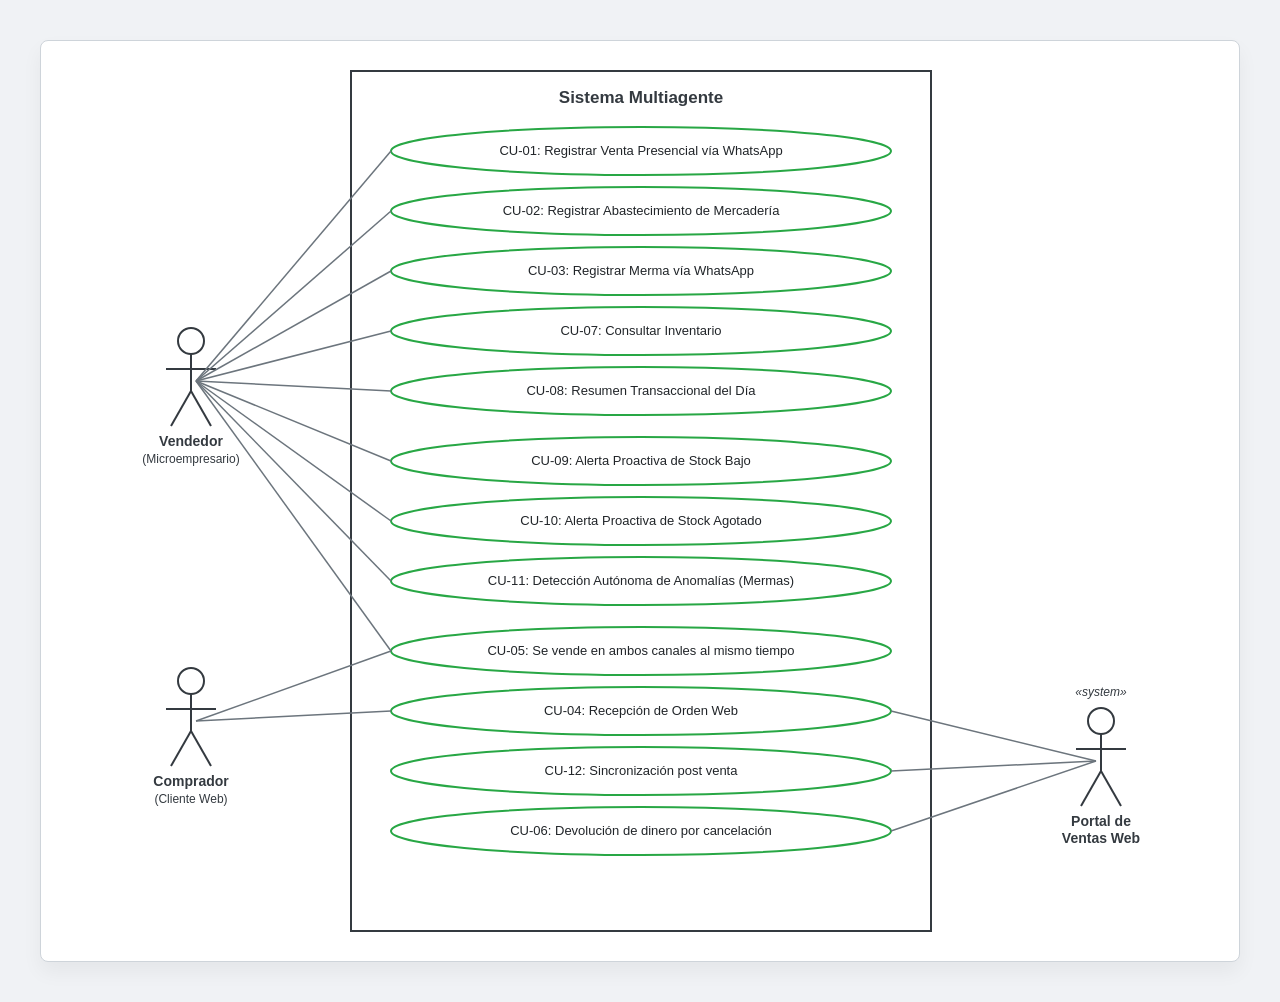
<file: docs/diagrama_casos_uso_final.html>
<!DOCTYPE html>
<html lang="es">
<head>
    <meta charset="UTF-8">
    <title>Diagrama de Casos de Uso — Sistema Multiagente</title>
    <style>
        body {
            font-family: 'Segoe UI', Tahoma, Geneva, Verdana, sans-serif;
            background-color: #f0f2f5;
            display: flex;
            justify-content: center;
            padding: 40px;
            margin: 0;
        }
        svg {
            background-color: #ffffff;
            border: 1px solid #ced4da;
            box-shadow: 0 10px 20px rgba(0,0,0,0.05);
            border-radius: 8px;
        }
    </style>
</head>
<body>
    <svg width="1200" height="920" xmlns="http://www.w3.org/2000/svg">
        <defs>
            <marker id="arrow" viewBox="0 0 10 10" refX="10" refY="5" markerWidth="8" markerHeight="8" orient="auto-start-reverse">
                <path d="M 0 0 L 10 5 L 0 10 z" fill="#6c757d" />
            </marker>
        </defs>

        <!-- ============================================ -->
        <!-- CAJA DEL SISTEMA                             -->
        <!-- ============================================ -->
        <rect x="310" y="30" width="580" height="860" fill="none" stroke="#343a40" stroke-width="2"/>
        <text x="600" y="62" font-size="17" font-weight="bold" font-family="Segoe UI, sans-serif" fill="#343a40" text-anchor="middle">Sistema Multiagente</text>

        <!-- ============================================ -->
        <!-- CASOS DE USO (12 óvalos)                     -->
        <!-- Ordenados por grupo de actor para minimizar   -->
        <!-- cruces de líneas                              -->
        <!-- ============================================ -->
        <!-- GRUPO VENDEDOR (arriba): CU-01..CU-03, CU-07, CU-08 -->
        <ellipse cx="600" cy="110" rx="250" ry="24" fill="#fff" stroke="#28a745" stroke-width="2"/>
        <text x="600" y="114" font-size="13" font-family="Segoe UI, sans-serif" fill="#212529" text-anchor="middle">CU-01: Registrar Venta Presencial vía WhatsApp</text>

        <ellipse cx="600" cy="170" rx="250" ry="24" fill="#fff" stroke="#28a745" stroke-width="2"/>
        <text x="600" y="174" font-size="13" font-family="Segoe UI, sans-serif" fill="#212529" text-anchor="middle">CU-02: Registrar Abastecimiento de Mercadería</text>

        <ellipse cx="600" cy="230" rx="250" ry="24" fill="#fff" stroke="#28a745" stroke-width="2"/>
        <text x="600" y="234" font-size="13" font-family="Segoe UI, sans-serif" fill="#212529" text-anchor="middle">CU-03: Registrar Merma vía WhatsApp</text>

        <ellipse cx="600" cy="290" rx="250" ry="24" fill="#fff" stroke="#28a745" stroke-width="2"/>
        <text x="600" y="294" font-size="13" font-family="Segoe UI, sans-serif" fill="#212529" text-anchor="middle">CU-07: Consultar Inventario</text>

        <ellipse cx="600" cy="350" rx="250" ry="24" fill="#fff" stroke="#28a745" stroke-width="2"/>
        <text x="600" y="354" font-size="13" font-family="Segoe UI, sans-serif" fill="#212529" text-anchor="middle">CU-08: Resumen Transaccional del Día</text>

        <!-- GRUPO ALERTAS (medio): CU-09, CU-10, CU-11 — flechas HACIA vendedor -->
        <ellipse cx="600" cy="420" rx="250" ry="24" fill="#fff" stroke="#28a745" stroke-width="2"/>
        <text x="600" y="424" font-size="13" font-family="Segoe UI, sans-serif" fill="#212529" text-anchor="middle">CU-09: Alerta Proactiva de Stock Bajo</text>

        <ellipse cx="600" cy="480" rx="250" ry="24" fill="#fff" stroke="#28a745" stroke-width="2"/>
        <text x="600" y="484" font-size="13" font-family="Segoe UI, sans-serif" fill="#212529" text-anchor="middle">CU-10: Alerta Proactiva de Stock Agotado</text>

        <ellipse cx="600" cy="540" rx="250" ry="24" fill="#fff" stroke="#28a745" stroke-width="2"/>
        <text x="600" y="544" font-size="13" font-family="Segoe UI, sans-serif" fill="#212529" text-anchor="middle">CU-11: Detección Autónoma de Anomalías (Mermas)</text>

        <!-- GRUPO COMPARTIDO (abajo): CU-05, CU-04, CU-12, CU-06 -->
        <ellipse cx="600" cy="610" rx="250" ry="24" fill="#fff" stroke="#28a745" stroke-width="2"/>
        <text x="600" y="614" font-size="13" font-family="Segoe UI, sans-serif" fill="#212529" text-anchor="middle">CU-05: Se vende en ambos canales al mismo tiempo</text>

        <ellipse cx="600" cy="670" rx="250" ry="24" fill="#fff" stroke="#28a745" stroke-width="2"/>
        <text x="600" y="674" font-size="13" font-family="Segoe UI, sans-serif" fill="#212529" text-anchor="middle">CU-04: Recepción de Orden Web</text>

        <ellipse cx="600" cy="730" rx="250" ry="24" fill="#fff" stroke="#28a745" stroke-width="2"/>
        <text x="600" y="734" font-size="13" font-family="Segoe UI, sans-serif" fill="#212529" text-anchor="middle">CU-12: Sincronización post venta</text>

        <ellipse cx="600" cy="790" rx="250" ry="24" fill="#fff" stroke="#28a745" stroke-width="2"/>
        <text x="600" y="794" font-size="13" font-family="Segoe UI, sans-serif" fill="#212529" text-anchor="middle">CU-06: Devolución de dinero por cancelación</text>

        <!-- ============================================ -->
        <!-- ACTORES                                       -->
        <!-- ============================================ -->

        <!-- VENDEDOR DEL STAND (izquierda, centrado en Y=340) -->
        <g transform="translate(150, 300)">
            <circle cx="0" cy="0" r="13" fill="none" stroke="#343a40" stroke-width="2"/>
            <line x1="0" y1="13" x2="0" y2="50" stroke="#343a40" stroke-width="2"/>
            <line x1="-25" y1="28" x2="25" y2="28" stroke="#343a40" stroke-width="2"/>
            <line x1="0" y1="50" x2="-20" y2="85" stroke="#343a40" stroke-width="2"/>
            <line x1="0" y1="50" x2="20" y2="85" stroke="#343a40" stroke-width="2"/>
            <text x="0" y="105" font-size="14" font-weight="bold" font-family="Segoe UI, sans-serif" fill="#343a40" text-anchor="middle">Vendedor</text>
            <text x="0" y="122" font-size="12" font-family="Segoe UI, sans-serif" fill="#343a40" text-anchor="middle">(Microempresario)</text>
        </g>

        <!-- COMPRADOR / CLIENTE WEB (izquierda abajo, centrado en Y=670) -->
        <g transform="translate(150, 640)">
            <circle cx="0" cy="0" r="13" fill="none" stroke="#343a40" stroke-width="2"/>
            <line x1="0" y1="13" x2="0" y2="50" stroke="#343a40" stroke-width="2"/>
            <line x1="-25" y1="28" x2="25" y2="28" stroke="#343a40" stroke-width="2"/>
            <line x1="0" y1="50" x2="-20" y2="85" stroke="#343a40" stroke-width="2"/>
            <line x1="0" y1="50" x2="20" y2="85" stroke="#343a40" stroke-width="2"/>
            <text x="0" y="105" font-size="14" font-weight="bold" font-family="Segoe UI, sans-serif" fill="#343a40" text-anchor="middle">Comprador</text>
            <text x="0" y="122" font-size="12" font-family="Segoe UI, sans-serif" fill="#343a40" text-anchor="middle">(Cliente Web)</text>
        </g>

        <!-- PORTAL DE VENTAS WEB (derecha, centrado en Y=700) -->
        <g transform="translate(1060, 680)">
            <text x="0" y="-25" font-size="12" font-style="italic" font-family="Segoe UI, sans-serif" fill="#343a40" text-anchor="middle">«system»</text>
            <circle cx="0" cy="0" r="13" fill="none" stroke="#343a40" stroke-width="2"/>
            <line x1="0" y1="13" x2="0" y2="50" stroke="#343a40" stroke-width="2"/>
            <line x1="-25" y1="28" x2="25" y2="28" stroke="#343a40" stroke-width="2"/>
            <line x1="0" y1="50" x2="-20" y2="85" stroke="#343a40" stroke-width="2"/>
            <line x1="0" y1="50" x2="20" y2="85" stroke="#343a40" stroke-width="2"/>
            <text x="0" y="105" font-size="14" font-weight="bold" font-family="Segoe UI, sans-serif" fill="#343a40" text-anchor="middle">Portal de</text>
            <text x="0" y="122" font-size="14" font-weight="bold" font-family="Segoe UI, sans-serif" fill="#343a40" text-anchor="middle">Ventas Web</text>
        </g>

        <!-- ============================================ -->
        <!-- CONEXIONES                                    -->
        <!-- ============================================ -->

        <!-- VENDEDOR → Casos de uso que INICIA (línea sólida) -->
        <!-- Vendedor centro = (150, 340) -->
        <line x1="155" y1="340" x2="350" y2="110" stroke="#6c757d" stroke-width="1.5"/>
        <line x1="155" y1="340" x2="350" y2="170" stroke="#6c757d" stroke-width="1.5"/>
        <line x1="155" y1="340" x2="350" y2="230" stroke="#6c757d" stroke-width="1.5"/>
        <line x1="155" y1="340" x2="350" y2="290" stroke="#6c757d" stroke-width="1.5"/>
        <line x1="155" y1="340" x2="350" y2="350" stroke="#6c757d" stroke-width="1.5"/>

        <!-- VENDEDOR — Alertas que RECIBE (líneas de asociación, igual que el resto) -->
        <line x1="350" y1="420" x2="155" y2="340" stroke="#6c757d" stroke-width="1.5"/>
        <line x1="350" y1="480" x2="155" y2="340" stroke="#6c757d" stroke-width="1.5"/>
        <line x1="350" y1="540" x2="155" y2="340" stroke="#6c757d" stroke-width="1.5"/>

        <!-- VENDEDOR → CU-05 (venta concurrente — también participa) -->
        <line x1="155" y1="340" x2="350" y2="610" stroke="#6c757d" stroke-width="1.5"/>

        <!-- COMPRADOR → Casos de uso que INICIA -->
        <!-- Comprador centro = (150, 680) -->
        <line x1="155" y1="680" x2="350" y2="610" stroke="#6c757d" stroke-width="1.5"/>
        <line x1="155" y1="680" x2="350" y2="670" stroke="#6c757d" stroke-width="1.5"/>

        <!-- PORTAL DE VENTAS WEB → Casos de uso donde participa -->
        <!-- Portal centro = (1060, 720) -->
        <line x1="1055" y1="720" x2="850" y2="670" stroke="#6c757d" stroke-width="1.5"/>
        <line x1="1055" y1="720" x2="850" y2="730" stroke="#6c757d" stroke-width="1.5"/>
        <line x1="1055" y1="720" x2="850" y2="790" stroke="#6c757d" stroke-width="1.5"/>

    </svg>
</body>
</html>
</file>
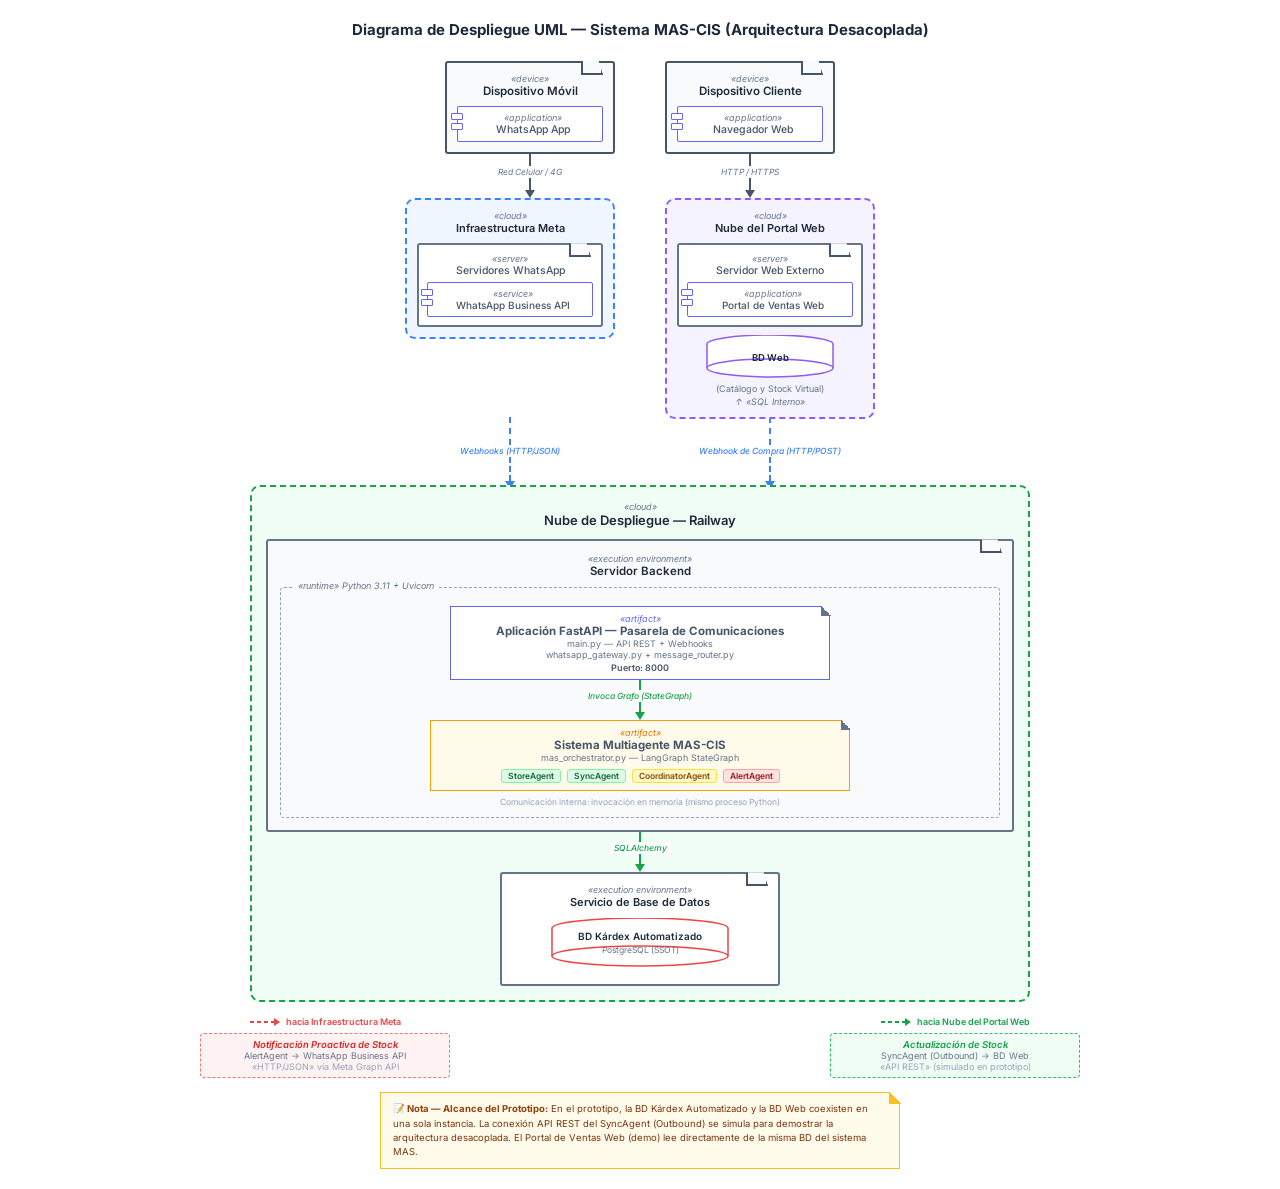
<file: docs/diagrama_despliegue_uml.html>
<!DOCTYPE html>
<html lang="es">
<head>
    <meta charset="UTF-8">
    <meta name="viewport" content="width=device-width, initial-scale=1.0">
    <title>Diagrama de Despliegue UML — Sistema MAS-CIS</title>
    <style>
        @import url('https://fonts.googleapis.com/css2?family=Inter:wght@400;500;600;700&display=swap');
        * { margin: 0; padding: 0; box-sizing: border-box; }
        body {
            font-family: 'Inter', 'Segoe UI', sans-serif;
            background: #ffffff;
            display: flex;
            justify-content: center;
            padding: 20px;
        }
        .page { width: 920px; }
        .title { text-align: center; font-size: 15px; font-weight: 700; color: #1e293b; margin-bottom: 22px; }

        .node { border: 2px solid #475569; border-radius: 3px; background: #f8fafc; position: relative; padding: 10px; }
        .node::before { content: ''; position: absolute; top: -2px; right: 10px; width: 18px; height: 12px; border: 2px solid #475569; border-top: none; background: #f8fafc; clip-path: polygon(0% 0%, 80% 0%, 100% 100%, 0% 100%); }

        .cloud { border-style: dashed; border-radius: 10px; }
        .cloud::before { display: none; }
        .cloud-green { border-color: #16a34a; background: #f0fdf4; }
        .cloud-blue { border-color: #3b82f6; background: #eff6ff; }
        .cloud-purple { border-color: #8b5cf6; background: #f5f3ff; }

        .comp { border: 1.5px solid #6366f1; border-radius: 2px; background: #ffffff; padding: 5px 8px 5px 14px; position: relative; text-align: center; }
        .comp::before, .comp::after { content: ''; position: absolute; left: -7px; width: 10px; height: 5px; border: 1.5px solid #6366f1; background: #fff; border-radius: 1px; }
        .comp::before { top: 6px; }
        .comp::after { top: 16px; }

        .artifact { border: 1.5px solid #64748b; background: #fff; padding: 6px 10px; text-align: center; position: relative; }
        .artifact::before { content: ''; position: absolute; top: -1.5px; right: -1.5px; width: 10px; height: 10px; background: linear-gradient(225deg, #f8fafc 50%, #64748b 50%); }

        .st { font-size: 9px; color: #64748b; font-style: italic; text-align: center; }
        .nm { font-size: 11.5px; font-weight: 600; color: #1e293b; text-align: center; line-height: 1.3; }
        .nm-sm { font-size: 10.5px; font-weight: 500; color: #475569; text-align: center; }
        .dt { font-size: 9px; color: #64748b; text-align: center; }
        .lbl { font-size: 9px; color: #64748b; font-style: italic; text-align: center; line-height: 1.25; }

        .row { display: flex; justify-content: center; align-items: flex-start; gap: 50px; }
        .col-c { display: flex; flex-direction: column; align-items: center; }

        .atag { display: inline-block; padding: 1px 6px; border-radius: 3px; font-size: 8.5px; font-weight: 600; margin: 1px; }
        .atag-g { background: #dcfce7; color: #166534; border: 1px solid #86efac; }
        .atag-y { background: #fef9c3; color: #854d0e; border: 1px solid #fde047; }
        .atag-r { background: #fee2e2; color: #991b1b; border: 1px solid #fca5a5; }

        /* ======= PROPER ARROW LINES ======= */
        .arrow-path {
            display: flex;
            flex-direction: column;
            align-items: center;
        }
        .line { margin: 0 auto; }
        .line-solid { width: 2px; background: #475569; }
        .line-dash-blue { width: 0; border-left: 2.5px dashed #3b82f6; }
        .line-solid-green { width: 2.5px; background: #16a34a; }
        .arw { width: 0; height: 0; border-left: 5px solid transparent; border-right: 5px solid transparent; margin: 0 auto; }
        .arw-gray { border-top: 8px solid #475569; }
        .arw-blue { border-top: 8px solid #3b82f6; }
        .arw-green { border-top: 8px solid #16a34a; }
        .arw-red { border-top: 8px solid #ef4444; }
        .lbl-on-line {
            font-size: 8.5px; color: #64748b; font-style: italic; text-align: center;
            padding: 1px 4px; background: #fff; position: relative; z-index: 1;
        }
        .lbl-blue { color: #3b82f6; font-weight: 500; }
        .lbl-green { color: #16a34a; font-weight: 500; }

        /* ======= NOTE ======= */
        .note { border: 1.5px solid #fbbf24; background: #fffbeb; padding: 9px 12px; font-size: 9.5px; color: #78350f; line-height: 1.5; max-width: 520px; margin: 14px auto 0; position: relative; }
        .note::before { content: ''; position: absolute; top: -1.5px; right: -1.5px; width: 12px; height: 12px; background: linear-gradient(225deg, #fff 50%, #fbbf24 50%); }
        .note b { color: #92400e; }

        @media print { body { padding: 10px; } }
    </style>
</head>
<body>
<div class="page">

    <div class="title">Diagrama de Despliegue UML — Sistema MAS-CIS (Arquitectura Desacoplada)</div>

    <!-- ===== ROW 1: DEVICES ===== -->
    <div class="row">
        <div class="node" style="width: 170px;">
            <div class="st">«device»</div>
            <div class="nm">Dispositivo Móvil</div>
            <div class="comp" style="margin-top: 7px;"><div class="st">«application»</div><div class="nm-sm">WhatsApp App</div></div>
        </div>
        <div class="node" style="width: 170px;">
            <div class="st">«device»</div>
            <div class="nm">Dispositivo Cliente</div>
            <div class="comp" style="margin-top: 7px;"><div class="st">«application»</div><div class="nm-sm">Navegador Web</div></div>
        </div>
    </div>

    <!-- ARROW: Devices → Clouds -->
    <div class="row" style="align-items: center;">
        <div class="arrow-path" style="width: 170px;">
            <div class="line line-solid" style="height: 12px;"></div>
            <div class="lbl-on-line">Red Celular / 4G</div>
            <div class="line line-solid" style="height: 12px;"></div>
            <div class="arw arw-gray"></div>
        </div>
        <div class="arrow-path" style="width: 170px;">
            <div class="line line-solid" style="height: 12px;"></div>
            <div class="lbl-on-line">HTTP / HTTPS</div>
            <div class="line line-solid" style="height: 12px;"></div>
            <div class="arw arw-gray"></div>
        </div>
    </div>

    <!-- ===== ROW 2: EXTERNAL CLOUDS ===== -->
    <div class="row">
        <div class="node cloud cloud-blue" style="width: 210px; padding: 10px;">
            <div class="st">«cloud»</div>
            <div class="nm" style="font-size: 11px;">Infraestructura Meta</div>
            <div class="node" style="margin-top: 8px; padding: 8px; border-color: #64748b; background: #fff;">
                <div class="st">«server»</div>
                <div class="nm-sm">Servidores WhatsApp</div>
                <div class="comp" style="margin-top: 5px;"><div class="st">«service»</div><div class="nm-sm" style="font-size: 10px;">WhatsApp Business API</div></div>
            </div>
        </div>
        <div class="node cloud cloud-purple" style="width: 210px; padding: 10px;">
            <div class="st">«cloud»</div>
            <div class="nm" style="font-size: 11px;">Nube del Portal Web</div>
            <div class="node" style="margin-top: 8px; padding: 8px; border-color: #64748b; background: #fff;">
                <div class="st">«server»</div>
                <div class="nm-sm">Servidor Web Externo</div>
                <div class="comp" style="margin-top: 5px;"><div class="st">«application»</div><div class="nm-sm" style="font-size: 10px;">Portal de Ventas Web</div></div>
            </div>
            <div style="margin-top: 8px; text-align: center;">
                <svg width="130" height="44" viewBox="0 0 130 44">
                    <ellipse cx="65" cy="9" rx="63" ry="9" fill="#fff" stroke="#8b5cf6" stroke-width="1.5"/>
                    <rect x="2" y="9" width="126" height="24" fill="#fff" stroke="none"/>
                    <line x1="2" y1="9" x2="2" y2="33" stroke="#8b5cf6" stroke-width="1.5"/>
                    <line x1="128" y1="9" x2="128" y2="33" stroke="#8b5cf6" stroke-width="1.5"/>
                    <ellipse cx="65" cy="33" rx="63" ry="9" fill="#fff" stroke="#8b5cf6" stroke-width="1.5"/>
                    <text x="65" y="26" text-anchor="middle" font-size="9.5" font-weight="600" fill="#1e293b" font-family="Inter, sans-serif">BD Web</text>
                </svg>
                <div class="dt">(Catálogo y Stock Virtual)</div>
                <div class="lbl" style="margin-top: 2px;">↑ «SQL Interno»</div>
            </div>
        </div>
    </div>

    <!-- ARROW: Clouds → Railway (CONTINUOUS LINES) -->
    <div class="row" style="align-items: center; margin-top: -2px; margin-bottom: -4px;">
        <div class="arrow-path" style="width: 210px;">
            <div class="line line-dash-blue" style="height: 28px;"></div>
            <div class="lbl-on-line lbl-blue">Webhooks (HTTP/JSON)</div>
            <div class="line line-dash-blue" style="height: 24px;"></div>
            <div class="arw arw-blue"></div>
        </div>
        <div class="arrow-path" style="width: 210px;">
            <div class="line line-dash-blue" style="height: 28px;"></div>
            <div class="lbl-on-line lbl-blue">Webhook de Compra (HTTP/POST)</div>
            <div class="line line-dash-blue" style="height: 24px;"></div>
            <div class="arw arw-blue"></div>
        </div>
    </div>

    <!-- ===== ROW 3: RAILWAY ===== -->
    <div class="node cloud cloud-green" style="width: 780px; margin: 0 auto; padding: 14px;">
        <div class="st">«cloud»</div>
        <div class="nm" style="font-size: 13px;">Nube de Despliegue — Railway</div>

        <!-- Backend Server -->
        <div class="node" style="width: 100%; margin-top: 10px; padding: 12px; border-color: #64748b;">
            <div class="st">«execution environment»</div>
            <div class="nm">Servidor Backend</div>

            <!-- Runtime -->
            <div style="border: 1.5px dashed #94a3b8; border-radius: 4px; padding: 10px 14px; margin-top: 8px; position: relative;">
                <div style="position: absolute; top: -8px; left: 12px; background: #f8fafc; padding: 0 5px; font-size: 9px; color: #64748b; font-style: italic;">«runtime» Python 3.11 + Uvicorn</div>

                <!-- === FASTAPI ON TOP (Pasarela) === -->
                <div style="display: flex; justify-content: center; margin-top: 8px;">
                    <div class="artifact" style="width: 380px; border-color: #6366f1;">
                        <div class="st" style="color: #6366f1;">«artifact»</div>
                        <div class="nm-sm" style="font-size: 11.5px; font-weight: 700;">Aplicación FastAPI — Pasarela de Comunicaciones</div>
                        <div class="dt">main.py — API REST + Webhooks</div>
                        <div class="dt">whatsapp_gateway.py + message_router.py</div>
                        <div class="dt" style="margin-top: 2px; font-weight: 600; color: #475569;">Puerto: 8000</div>
                    </div>
                </div>

                <!-- ARROW: FastAPI → MAS -->
                <div class="arrow-path" style="margin: 0 auto;">
                    <div class="line line-solid-green" style="height: 10px;"></div>
                    <div class="lbl-on-line lbl-green">Invoca Grafo (StateGraph)</div>
                    <div class="line line-solid-green" style="height: 10px;"></div>
                    <div class="arw arw-green"></div>
                </div>

                <!-- === MAS BELOW (LangGraph) === -->
                <div style="display: flex; justify-content: center;">
                    <div class="artifact" style="width: 420px; border-color: #f59e0b; background: #fffbeb;">
                        <div class="st" style="color: #d97706;">«artifact»</div>
                        <div class="nm-sm" style="font-size: 11.5px; font-weight: 700;">Sistema Multiagente MAS-CIS</div>
                        <div class="dt">mas_orchestrator.py — LangGraph StateGraph</div>
                        <div style="margin-top: 5px; display: flex; justify-content: center; gap: 4px; flex-wrap: wrap;">
                            <span class="atag atag-g">StoreAgent</span>
                            <span class="atag atag-g">SyncAgent</span>
                            <span class="atag atag-y">CoordinatorAgent</span>
                            <span class="atag atag-r">AlertAgent</span>
                        </div>
                    </div>
                </div>

                <div style="text-align: center; margin-top: 6px;">
                    <div class="dt" style="color: #94a3b8; font-size: 8.5px;">Comunicación interna: invocación en memoria (mismo proceso Python)</div>
                </div>
            </div>
        </div>

        <!-- ARROW: Backend → DB -->
        <div class="arrow-path" style="margin: 0 auto;">
            <div class="line line-solid-green" style="height: 10px;"></div>
            <div class="lbl-on-line lbl-green">SQLAlchemy</div>
            <div class="line line-solid-green" style="height: 10px;"></div>
            <div class="arw arw-green"></div>
        </div>

        <!-- DB Server -->
        <div class="node" style="width: 280px; margin: 0 auto; padding: 10px; border-color: #64748b; background: #fff;">
            <div class="st">«execution environment»</div>
            <div class="nm" style="font-size: 11px;">Servicio de Base de Datos</div>
            <div style="margin-top: 8px; text-align: center;">
                <svg width="180" height="52" viewBox="0 0 180 52">
                    <ellipse cx="90" cy="10" rx="88" ry="10" fill="#fff" stroke="#ef4444" stroke-width="1.5"/>
                    <rect x="2" y="10" width="176" height="28" fill="#fff" stroke="none"/>
                    <line x1="2" y1="10" x2="2" y2="38" stroke="#ef4444" stroke-width="1.5"/>
                    <line x1="178" y1="10" x2="178" y2="38" stroke="#ef4444" stroke-width="1.5"/>
                    <ellipse cx="90" cy="38" rx="88" ry="10" fill="#fff" stroke="#ef4444" stroke-width="1.5"/>
                    <text x="90" y="22" text-anchor="middle" font-size="10" font-weight="600" fill="#1e293b" font-family="Inter, sans-serif">BD Kárdex Automatizado</text>
                    <text x="90" y="35" text-anchor="middle" font-size="8.5" fill="#64748b" font-family="Inter, sans-serif">PostgreSQL (SSOT)</text>
                </svg>
            </div>
        </div>
    </div><!-- End Railway -->

    <!-- ===== OUTBOUND CONNECTIONS (arrows pointing up) ===== -->
    <div style="display: flex; justify-content: space-between; margin-top: 12px; padding: 0 20px;">
        <!-- Alert → WABA -->
        <div style="text-align: center; width: 250px;">
            <div style="display: flex; align-items: center; justify-content: center; gap: 6px; margin-bottom: 3px;">
                <svg width="30" height="16"><line x1="0" y1="8" x2="24" y2="8" stroke="#ef4444" stroke-width="2" stroke-dasharray="4,3"/><polygon points="24,4 30,8 24,12" fill="#ef4444"/></svg>
                <span style="font-size: 9px; color: #ef4444; font-weight: 600;">hacia Infraestructura Meta</span>
            </div>
            <div style="border: 1.5px dashed #f87171; border-radius: 4px; padding: 5px 8px; background: #fef2f2;">
                <div class="lbl" style="color: #dc2626; font-weight: 600; font-size: 9.5px;">Notificación Proactiva de Stock</div>
                <div class="dt">AlertAgent → WhatsApp Business API</div>
                <div class="dt" style="color: #94a3b8;">«HTTP/JSON» vía Meta Graph API</div>
            </div>
        </div>
        <!-- Sync → BD Web -->
        <div style="text-align: center; width: 250px;">
            <div style="display: flex; align-items: center; justify-content: center; gap: 6px; margin-bottom: 3px;">
                <svg width="30" height="16"><line x1="0" y1="8" x2="24" y2="8" stroke="#16a34a" stroke-width="2" stroke-dasharray="4,3"/><polygon points="24,4 30,8 24,12" fill="#16a34a"/></svg>
                <span style="font-size: 9px; color: #16a34a; font-weight: 600;">hacia Nube del Portal Web</span>
            </div>
            <div style="border: 1.5px dashed #22c55e; border-radius: 4px; padding: 5px 8px; background: #f0fdf4;">
                <div class="lbl" style="color: #16a34a; font-weight: 600; font-size: 9.5px;">Actualización de Stock</div>
                <div class="dt">SyncAgent (Outbound) → BD Web</div>
                <div class="dt" style="color: #94a3b8;">«API REST» (simulado en prototipo)</div>
            </div>
        </div>
    </div>

    <!-- NOTE -->
    <div class="note">
        <b>📝 Nota — Alcance del Prototipo:</b> En el prototipo, la BD Kárdex Automatizado y la BD Web coexisten en una sola instancia. La conexión API REST del SyncAgent (Outbound) se simula para demostrar la arquitectura desacoplada. El Portal de Ventas Web (demo) lee directamente de la misma BD del sistema MAS.
    </div>

</div>
</body>
</html>
</file>
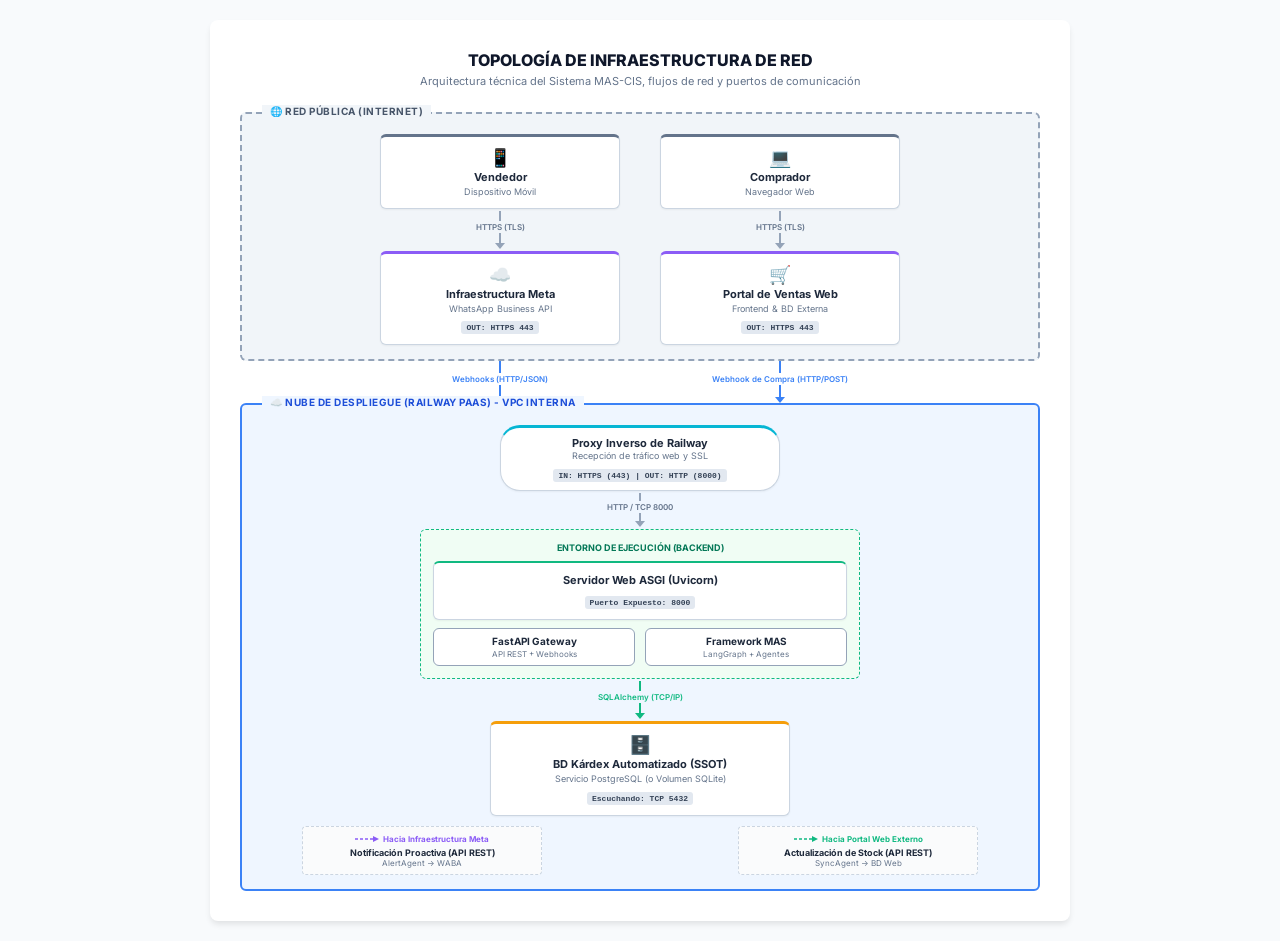
<file: docs/grafico_infraestructura.html>
<!DOCTYPE html>
<html lang="es">
<head>
    <meta charset="UTF-8">
    <meta name="viewport" content="width=device-width, initial-scale=1.0">
    <title>Topología de Infraestructura — Sistema MAS-CIS</title>
    <style>
        @import url('https://fonts.googleapis.com/css2?family=Inter:wght@400;500;600;700;800&display=swap');
        
        * { margin: 0; padding: 0; box-sizing: border-box; }
        
        body {
            font-family: 'Inter', sans-serif;
            background: #f8fafc;
            display: flex;
            justify-content: center;
            padding: 20px;
            color: #1e293b;
        }

        .diagram-container {
            width: 860px;
            background: #ffffff;
            border-radius: 8px;
            box-shadow: 0 4px 6px -1px rgba(0,0,0,0.1);
            padding: 30px;
        }

        .main-title {
            text-align: center;
            font-size: 16px;
            font-weight: 800;
            color: #0f172a;
            margin-bottom: 4px;
            text-transform: uppercase;
        }
        .sub-title {
            text-align: center;
            font-size: 11px;
            color: #64748b;
            margin-bottom: 24px;
        }

        /* ===== ZONES ===== */
        .zone {
            border-radius: 6px;
            padding: 20px 20px 14px 20px;
            position: relative;
        }
        .zone-title {
            position: absolute;
            top: -9px;
            left: 20px;
            padding: 0 8px;
            font-size: 10px;
            font-weight: 700;
            text-transform: uppercase;
            letter-spacing: 0.5px;
            display: flex;
            align-items: center;
            gap: 5px;
        }

        .zone-public { border: 2px dashed #94a3b8; background: #f1f5f9; }
        .zone-public .zone-title { color: #475569; background: #f1f5f9; }

        .zone-railway { border: 2px solid #3b82f6; background: #eff6ff; }
        .zone-railway .zone-title { color: #1d4ed8; background: #eff6ff; }

        /* ===== NODES ===== */
        .node {
            background: #ffffff;
            border: 1px solid #cbd5e1;
            border-radius: 6px;
            padding: 10px;
            text-align: center;
            box-shadow: 0 1px 2px rgba(0,0,0,0.05);
            width: 100%;
        }
        
        .node-client { border-top: 3.5px solid #64748b; }
        .node-api { border-top: 3.5px solid #8b5cf6; }
        .node-lb { border-top: 3.5px solid #06b6d4; border-radius: 20px; padding: 8px 20px; margin: 0 auto; width: 280px; }
        .node-app { border-top: 3.5px solid #10b981; }
        .node-db { border-top: 3.5px solid #f59e0b; margin: 0 auto; width: 300px; }

        .n-icon { font-size: 18px; margin-bottom: 2px; }
        .n-title { font-size: 11px; font-weight: 700; color: #1e293b; margin-bottom: 2px; }
        .n-desc { font-size: 9px; color: #64748b; line-height: 1.3; }
        .n-port { 
            display: inline-block;
            background: #e2e8f0;
            color: #334155;
            font-size: 8px;
            font-weight: 600;
            padding: 2px 5px;
            border-radius: 3px;
            margin-top: 4px;
            font-family: 'Consolas', monospace;
        }

        /* ===== LAYOUT ===== */
        .row { display: flex; justify-content: center; align-items: stretch; gap: 40px; }
        .col { width: 240px; display: flex; flex-direction: column; align-items: center; }
        
        .container-box {
            border: 1.5px dashed #10b981;
            background: #f0fdf4;
            border-radius: 6px;
            padding: 12px;
            margin: 0 auto;
            width: 440px;
        }
        .container-title {
            font-size: 9px;
            font-weight: 700;
            color: #047857;
            margin-bottom: 8px;
            text-align: center;
            text-transform: uppercase;
        }

        /* ===== HTML ARROWS (Failsafe flow layout) ===== */
        .arrow-path { display: flex; flex-direction: column; align-items: center; width: 100%; margin: 2px 0; }
        
        .line { width: 2px; background: #94a3b8; margin: 0 auto; }
        .line-dash-blue { width: 0; border-left: 2px dashed #3b82f6; margin: 0 auto; }
        .line-solid-green { width: 2px; background: #10b981; margin: 0 auto; }
        
        .arw { width: 0; height: 0; border-left: 5px solid transparent; border-right: 5px solid transparent; margin: 0 auto; }
        .arw-gray { border-top: 6px solid #94a3b8; }
        .arw-blue { border-top: 6px solid #3b82f6; }
        .arw-green { border-top: 6px solid #10b981; }
        
        .lbl-line {
            font-size: 8px; font-weight: 600; color: #64748b;
            padding: 1px 4px; background: #fff; z-index: 1; text-align: center; border-radius: 2px;
        }
        .lbl-blue { color: #3b82f6; }
        .lbl-green { color: #10b981; }

        /* OUTBOUND */
        .outbound-row {
            display: flex;
            justify-content: space-between;
            margin-top: 10px;
            padding: 0 40px;
        }
        .outbound-box {
            border: 1px dashed #cbd5e1;
            border-radius: 4px;
            padding: 6px 10px;
            background: #fafbfc;
            text-align: center;
            width: 240px;
        }
    </style>
</head>
<body>

<div class="diagram-container">
    
    <div class="main-title">Topología de Infraestructura de Red</div>
    <div class="sub-title">Arquitectura técnica del Sistema MAS-CIS, flujos de red y puertos de comunicación</div>

    <!-- ===== ZONE 1: PUBLIC INTERNET ===== -->
    <div class="zone zone-public">
        <div class="zone-title">🌐 Red Pública (Internet)</div>
        
        <!-- Clients -->
        <div class="row">
            <div class="col">
                <div class="node node-client">
                    <div class="n-icon">📱</div>
                    <div class="n-title">Vendedor</div>
                    <div class="n-desc">Dispositivo Móvil</div>
                </div>
                <!-- Arrow down -->
                <div class="arrow-path">
                    <div class="line" style="height: 10px;"></div>
                    <div class="lbl-line" style="background:#f1f5f9;">HTTPS (TLS)</div>
                    <div class="line" style="height: 10px;"></div>
                    <div class="arw arw-gray"></div>
                </div>
                <!-- Meta API -->
                <div class="node node-api">
                    <div class="n-icon">☁️</div>
                    <div class="n-title">Infraestructura Meta</div>
                    <div class="n-desc">WhatsApp Business API</div>
                    <div class="n-port">OUT: HTTPS 443</div>
                </div>
            </div>
            
            <div class="col">
                <div class="node node-client">
                    <div class="n-icon">💻</div>
                    <div class="n-title">Comprador</div>
                    <div class="n-desc">Navegador Web</div>
                </div>
                <!-- Arrow down -->
                <div class="arrow-path">
                    <div class="line" style="height: 10px;"></div>
                    <div class="lbl-line" style="background:#f1f5f9;">HTTPS (TLS)</div>
                    <div class="line" style="height: 10px;"></div>
                    <div class="arw arw-gray"></div>
                </div>
                <!-- Portal Web -->
                <div class="node node-api">
                    <div class="n-icon">🛒</div>
                    <div class="n-title">Portal de Ventas Web</div>
                    <div class="n-desc">Frontend & BD Externa</div>
                    <div class="n-port">OUT: HTTPS 443</div>
                </div>
            </div>
        </div>
    </div>

    <!-- ARROWS: Public -> Railway -->
    <div class="row" style="margin-top: -2px; margin-bottom: -2px;">
        <div class="col">
            <div class="arrow-path">
                <div class="line-dash-blue" style="height: 12px;"></div>
                <div class="lbl-line lbl-blue">Webhooks (HTTP/JSON)</div>
                <div class="line-dash-blue" style="height: 12px;"></div>
                <div class="arw arw-blue"></div>
            </div>
        </div>
        <div class="col">
            <div class="arrow-path">
                <div class="line-dash-blue" style="height: 12px;"></div>
                <div class="lbl-line lbl-blue">Webhook de Compra (HTTP/POST)</div>
                <div class="line-dash-blue" style="height: 12px;"></div>
                <div class="arw arw-blue"></div>
            </div>
        </div>
    </div>

    <!-- ===== ZONE 2: RAILWAY PAAS ===== -->
    <div class="zone zone-railway">
        <div class="zone-title">☁️ Nube de Despliegue (Railway PaaS) - VPC Interna</div>
        
        <!-- Load Balancer -->
        <div class="node node-lb">
            <div class="n-title" style="margin:0;">Proxy Inverso de Railway</div>
            <div class="n-desc">Recepción de tráfico web y SSL</div>
            <div class="n-port">IN: HTTPS (443) | OUT: HTTP (8000)</div>
        </div>

        <!-- Arrow LB -> App -->
        <div class="arrow-path">
            <div class="line" style="height: 8px;"></div>
            <div class="lbl-line" style="background:#eff6ff;">HTTP / TCP 8000</div>
            <div class="line" style="height: 8px;"></div>
            <div class="arw arw-gray"></div>
        </div>

        <!-- App Container -->
        <div class="container-box">
            <div class="container-title">Entorno de Ejecución (Backend)</div>
            
            <div class="node node-app" style="margin-bottom: 8px; border-top-width: 2px;">
                <div class="n-title">Servidor Web ASGI (Uvicorn)</div>
                <div class="n-port">Puerto Expuesto: 8000</div>
            </div>
            
            <div style="display: flex; gap: 10px;">
                <div class="node" style="flex: 1; border-color: #94a3b8; box-shadow: none; padding: 6px;">
                    <div class="n-title" style="font-size: 10px;">FastAPI Gateway</div>
                    <div class="n-desc" style="font-size: 8px;">API REST + Webhooks</div>
                </div>
                <div class="node" style="flex: 1; border-color: #94a3b8; box-shadow: none; padding: 6px;">
                    <div class="n-title" style="font-size: 10px;">Framework MAS</div>
                    <div class="n-desc" style="font-size: 8px;">LangGraph + Agentes</div>
                </div>
            </div>
        </div>
        
        <!-- Arrow App -> DB -->
        <div class="arrow-path">
            <div class="line-solid-green" style="height: 10px;"></div>
            <div class="lbl-line lbl-green" style="background:#eff6ff;">SQLAlchemy (TCP/IP)</div>
            <div class="line-solid-green" style="height: 10px;"></div>
            <div class="arw arw-green"></div>
        </div>

        <!-- Database -->
        <div class="node node-db">
            <div class="n-icon">🗄️</div>
            <div class="n-title">BD Kárdex Automatizado (SSOT)</div>
            <div class="n-desc">Servicio PostgreSQL (o Volumen SQLite)</div>
            <div class="n-port">Escuchando: TCP 5432</div>
        </div>

        <!-- ===== OUTBOUND (CROSS-ZONE) ===== -->
        <div class="outbound-row">
            <div class="outbound-box">
                <div style="display: flex; align-items: center; justify-content: center; gap: 4px; margin-bottom: 2px;">
                    <svg width="24" height="12"><line x1="0" y1="6" x2="18" y2="6" stroke="#8b5cf6" stroke-width="1.5" stroke-dasharray="3,2"/><polygon points="18,3 24,6 18,9" fill="#8b5cf6"/></svg>
                    <span style="font-size: 8px; color: #8b5cf6; font-weight: 700;">Hacia Infraestructura Meta</span>
                </div>
                <div style="font-size: 9px; font-weight: 700; color: #1e293b;">Notificación Proactiva (API REST)</div>
                <div style="font-size: 8px; color: #64748b;">AlertAgent → WABA</div>
            </div>
            <div class="outbound-box">
                <div style="display: flex; align-items: center; justify-content: center; gap: 4px; margin-bottom: 2px;">
                    <svg width="24" height="12"><line x1="0" y1="6" x2="18" y2="6" stroke="#10b981" stroke-width="1.5" stroke-dasharray="3,2"/><polygon points="18,3 24,6 18,9" fill="#10b981"/></svg>
                    <span style="font-size: 8px; color: #10b981; font-weight: 700;">Hacia Portal Web Externo</span>
                </div>
                <div style="font-size: 9px; font-weight: 700; color: #1e293b;">Actualización de Stock (API REST)</div>
                <div style="font-size: 8px; color: #64748b;">SyncAgent → BD Web</div>
            </div>
        </div>

    </div>

</div>

</body>
</html>
</file>
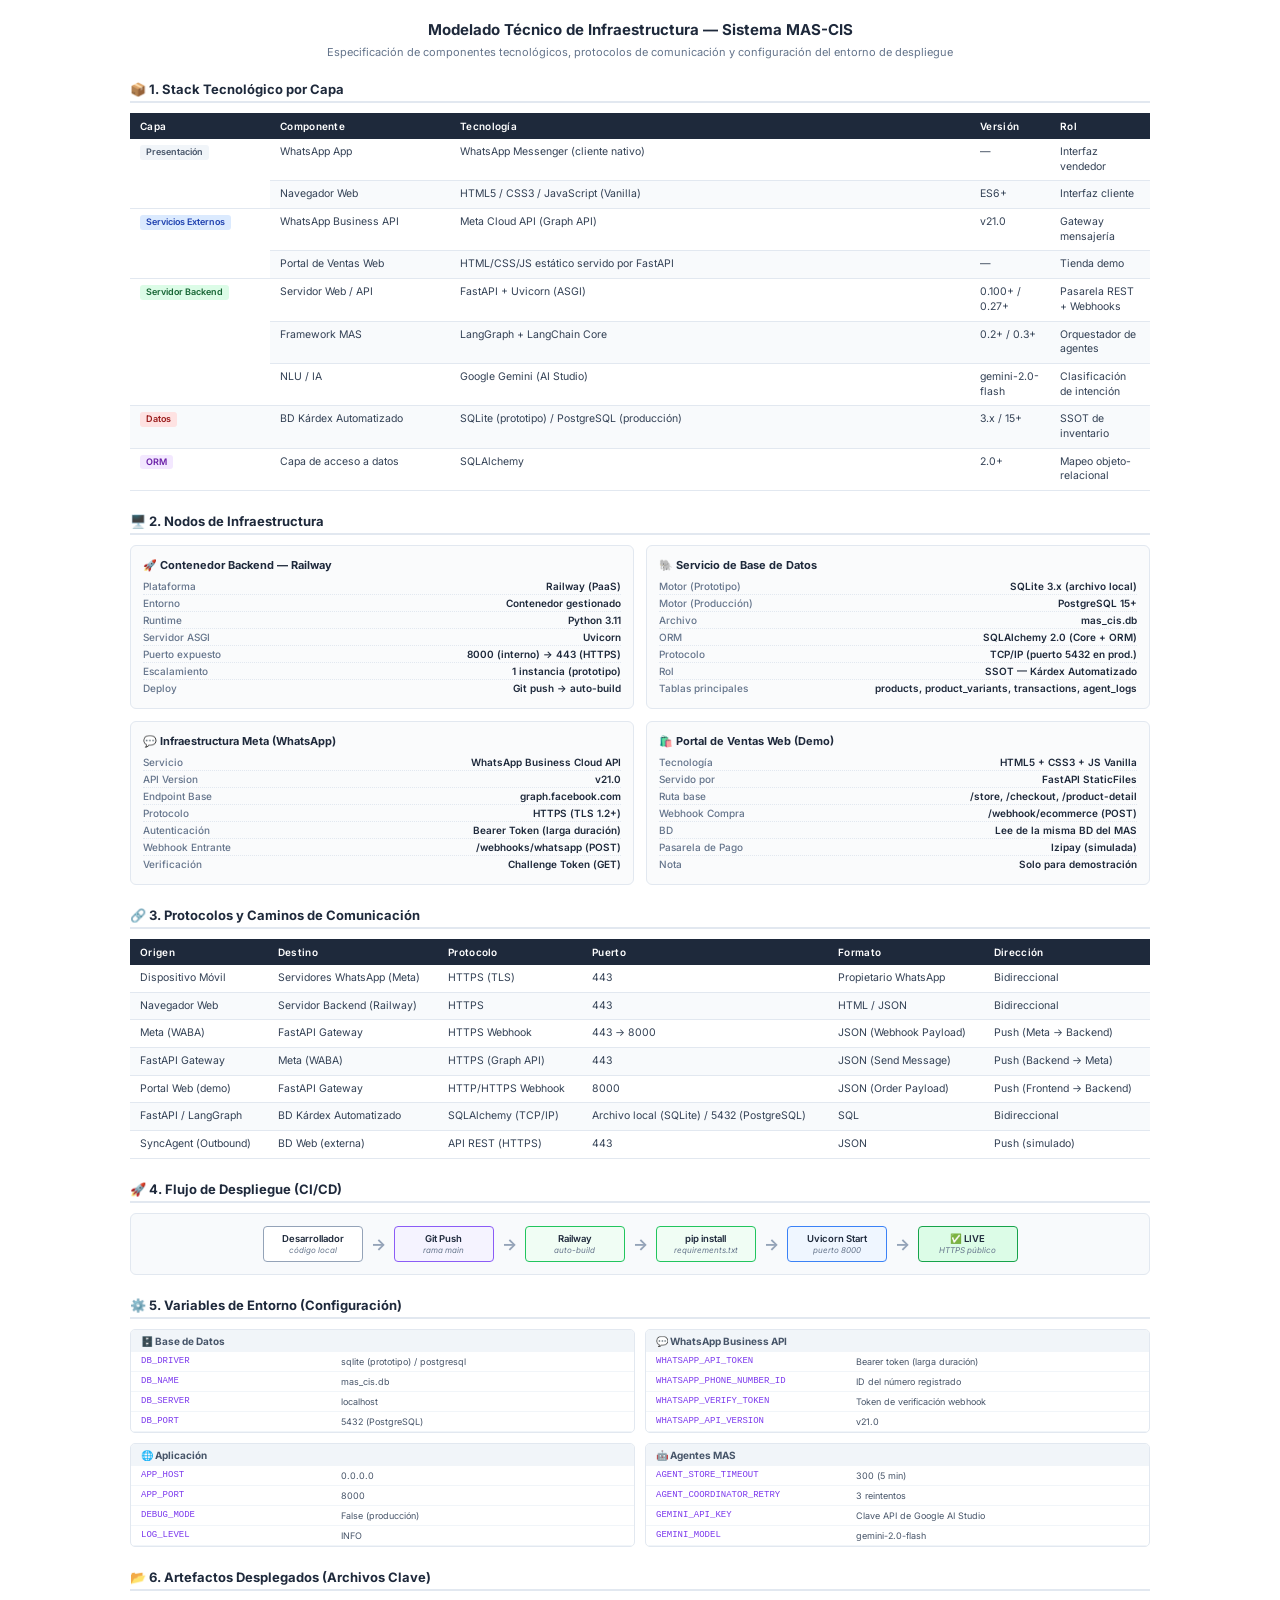
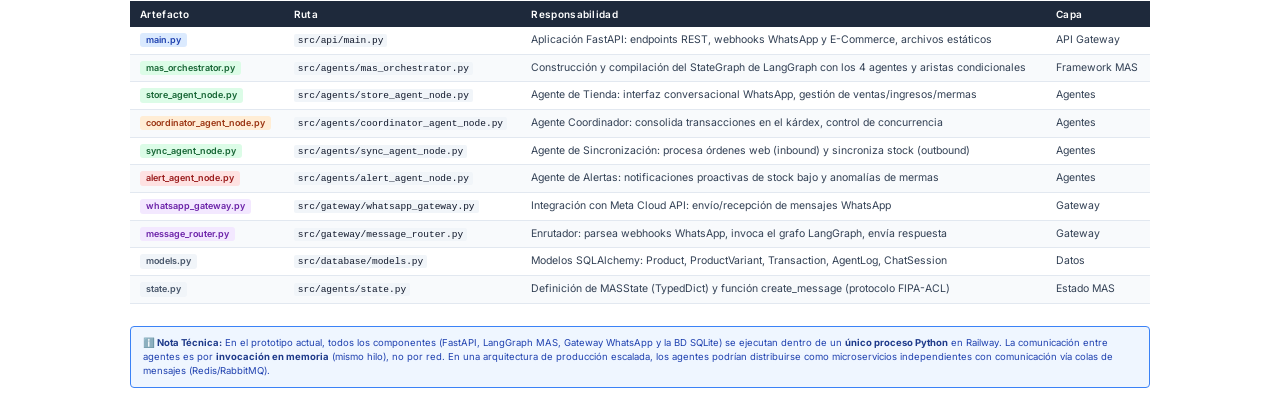
<file: docs/modelado_infraestructura.html>
<!DOCTYPE html>
<html lang="es">
<head>
    <meta charset="UTF-8">
    <meta name="viewport" content="width=device-width, initial-scale=1.0">
    <title>Modelado Técnico de Infraestructura — Sistema MAS-CIS</title>
    <style>
        @import url('https://fonts.googleapis.com/css2?family=Inter:wght@400;500;600;700&display=swap');
        * { margin: 0; padding: 0; box-sizing: border-box; }
        body {
            font-family: 'Inter', 'Segoe UI', sans-serif;
            background: #ffffff;
            display: flex;
            justify-content: center;
            padding: 20px;
        }
        .page { width: 1020px; }
        .title {
            text-align: center;
            font-size: 15px;
            font-weight: 700;
            color: #1e293b;
            margin-bottom: 6px;
        }
        .subtitle {
            text-align: center;
            font-size: 11px;
            color: #64748b;
            margin-bottom: 22px;
        }

        /* ======= SECTION ======= */
        .section {
            margin-bottom: 22px;
        }
        .section-title {
            font-size: 13px;
            font-weight: 700;
            color: #1e293b;
            margin-bottom: 10px;
            padding-bottom: 4px;
            border-bottom: 2px solid #e2e8f0;
            display: flex;
            align-items: center;
            gap: 6px;
        }

        /* ======= TABLE ======= */
        table {
            width: 100%;
            border-collapse: collapse;
            font-size: 10.5px;
            margin-bottom: 14px;
        }
        thead th {
            background: #1e293b;
            color: #ffffff;
            font-weight: 600;
            padding: 7px 10px;
            text-align: left;
            font-size: 10px;
            letter-spacing: 0.3px;
        }
        tbody td {
            padding: 6px 10px;
            border-bottom: 1px solid #e2e8f0;
            color: #334155;
            vertical-align: top;
            line-height: 1.4;
        }
        tbody tr:nth-child(even) { background: #f8fafc; }
        tbody tr:hover { background: #f1f5f9; }

        .tag {
            display: inline-block;
            padding: 1px 6px;
            border-radius: 3px;
            font-size: 9px;
            font-weight: 600;
        }
        .tag-green { background: #dcfce7; color: #166534; }
        .tag-blue { background: #dbeafe; color: #1e40af; }
        .tag-orange { background: #ffedd5; color: #9a3412; }
        .tag-red { background: #fee2e2; color: #991b1b; }
        .tag-purple { background: #f3e8ff; color: #6b21a8; }
        .tag-gray { background: #f1f5f9; color: #475569; }

        .code {
            font-family: 'Consolas', 'Courier New', monospace;
            font-size: 9.5px;
            background: #f1f5f9;
            padding: 1px 4px;
            border-radius: 2px;
            color: #0f172a;
        }

        /* ======= INFRA CARD ======= */
        .infra-grid {
            display: grid;
            grid-template-columns: 1fr 1fr;
            gap: 12px;
            margin-bottom: 14px;
        }
        .infra-card {
            border: 1.5px solid #e2e8f0;
            border-radius: 6px;
            padding: 12px;
            background: #fafbfc;
        }
        .infra-card-title {
            font-size: 11px;
            font-weight: 700;
            color: #1e293b;
            margin-bottom: 6px;
            display: flex;
            align-items: center;
            gap: 5px;
        }
        .infra-card-row {
            display: flex;
            justify-content: space-between;
            font-size: 10px;
            color: #475569;
            padding: 2px 0;
            border-bottom: 1px dotted #e2e8f0;
        }
        .infra-card-row:last-child { border-bottom: none; }
        .infra-card-key { font-weight: 500; color: #64748b; }
        .infra-card-val { font-weight: 600; color: #1e293b; text-align: right; }

        /* ======= FLOW DIAGRAM ======= */
        .flow-container {
            display: flex;
            align-items: center;
            justify-content: center;
            gap: 8px;
            flex-wrap: wrap;
            padding: 12px;
            background: #f8fafc;
            border: 1px solid #e2e8f0;
            border-radius: 6px;
            margin-bottom: 14px;
        }
        .flow-box {
            border: 1.5px solid #94a3b8;
            border-radius: 4px;
            padding: 6px 10px;
            text-align: center;
            background: #fff;
            min-width: 100px;
        }
        .flow-box-green { border-color: #22c55e; background: #f0fdf4; }
        .flow-box-blue { border-color: #3b82f6; background: #eff6ff; }
        .flow-box-purple { border-color: #8b5cf6; background: #f5f3ff; }
        .flow-arrow {
            font-size: 16px;
            color: #94a3b8;
            font-weight: 700;
        }
        .flow-label {
            font-size: 8px;
            color: #64748b;
            font-style: italic;
            margin-top: 1px;
        }
        .flow-nm {
            font-size: 9.5px;
            font-weight: 600;
            color: #1e293b;
        }

        /* ======= ENV VARS TABLE ======= */
        .env-grid {
            display: grid;
            grid-template-columns: 1fr 1fr;
            gap: 10px;
        }
        .env-group {
            border: 1px solid #e2e8f0;
            border-radius: 5px;
            overflow: hidden;
        }
        .env-group-title {
            background: #f1f5f9;
            padding: 5px 10px;
            font-size: 10px;
            font-weight: 700;
            color: #475569;
        }
        .env-row {
            display: flex;
            padding: 4px 10px;
            font-size: 9.5px;
            border-bottom: 1px solid #f1f5f9;
        }
        .env-key {
            font-family: 'Consolas', monospace;
            color: #7c3aed;
            min-width: 200px;
            font-size: 9px;
        }
        .env-val {
            color: #475569;
            font-size: 9px;
        }

        /* ======= UML NOTE ======= */
        .note {
            border: 1.5px solid #3b82f6;
            background: #eff6ff;
            padding: 9px 12px;
            font-size: 9.5px;
            color: #1e40af;
            line-height: 1.5;
            border-radius: 4px;
            margin-top: 10px;
        }
        .note b { color: #1e3a8a; }

        @media print {
            body { padding: 10px; }
            .page { width: 100%; }
        }
    </style>
</head>
<body>
<div class="page">

    <div class="title">Modelado Técnico de Infraestructura — Sistema MAS-CIS</div>
    <div class="subtitle">Especificación de componentes tecnológicos, protocolos de comunicación y configuración del entorno de despliegue</div>

    <!-- ========== 1. STACK TECNOLÓGICO POR CAPA ========== -->
    <div class="section">
        <div class="section-title">📦 1. Stack Tecnológico por Capa</div>
        <table>
            <thead>
                <tr>
                    <th style="width: 140px;">Capa</th>
                    <th style="width: 180px;">Componente</th>
                    <th>Tecnología</th>
                    <th style="width: 80px;">Versión</th>
                    <th style="width: 100px;">Rol</th>
                </tr>
            </thead>
            <tbody>
                <tr>
                    <td rowspan="2"><span class="tag tag-gray">Presentación</span></td>
                    <td>WhatsApp App</td>
                    <td>WhatsApp Messenger (cliente nativo)</td>
                    <td>—</td>
                    <td>Interfaz vendedor</td>
                </tr>
                <tr>
                    <td>Navegador Web</td>
                    <td>HTML5 / CSS3 / JavaScript (Vanilla)</td>
                    <td>ES6+</td>
                    <td>Interfaz cliente</td>
                </tr>
                <tr>
                    <td rowspan="2"><span class="tag tag-blue">Servicios Externos</span></td>
                    <td>WhatsApp Business API</td>
                    <td>Meta Cloud API (Graph API)</td>
                    <td>v21.0</td>
                    <td>Gateway mensajería</td>
                </tr>
                <tr>
                    <td>Portal de Ventas Web</td>
                    <td>HTML/CSS/JS estático servido por FastAPI</td>
                    <td>—</td>
                    <td>Tienda demo</td>
                </tr>
                <tr>
                    <td rowspan="3"><span class="tag tag-green">Servidor Backend</span></td>
                    <td>Servidor Web / API</td>
                    <td>FastAPI + Uvicorn (ASGI)</td>
                    <td>0.100+ / 0.27+</td>
                    <td>Pasarela REST + Webhooks</td>
                </tr>
                <tr>
                    <td>Framework MAS</td>
                    <td>LangGraph + LangChain Core</td>
                    <td>0.2+ / 0.3+</td>
                    <td>Orquestador de agentes</td>
                </tr>
                <tr>
                    <td>NLU / IA</td>
                    <td>Google Gemini (AI Studio)</td>
                    <td>gemini-2.0-flash</td>
                    <td>Clasificación de intención</td>
                </tr>
                <tr>
                    <td><span class="tag tag-red">Datos</span></td>
                    <td>BD Kárdex Automatizado</td>
                    <td>SQLite (prototipo) / PostgreSQL (producción)</td>
                    <td>3.x / 15+</td>
                    <td>SSOT de inventario</td>
                </tr>
                <tr>
                    <td><span class="tag tag-purple">ORM</span></td>
                    <td>Capa de acceso a datos</td>
                    <td>SQLAlchemy</td>
                    <td>2.0+</td>
                    <td>Mapeo objeto-relacional</td>
                </tr>
            </tbody>
        </table>
    </div>

    <!-- ========== 2. NODOS DE INFRAESTRUCTURA ========== -->
    <div class="section">
        <div class="section-title">🖥️ 2. Nodos de Infraestructura</div>
        <div class="infra-grid">
            <div class="infra-card">
                <div class="infra-card-title">🚀 Contenedor Backend — Railway</div>
                <div class="infra-card-row"><span class="infra-card-key">Plataforma</span><span class="infra-card-val">Railway (PaaS)</span></div>
                <div class="infra-card-row"><span class="infra-card-key">Entorno</span><span class="infra-card-val">Contenedor gestionado</span></div>
                <div class="infra-card-row"><span class="infra-card-key">Runtime</span><span class="infra-card-val">Python 3.11</span></div>
                <div class="infra-card-row"><span class="infra-card-key">Servidor ASGI</span><span class="infra-card-val">Uvicorn</span></div>
                <div class="infra-card-row"><span class="infra-card-key">Puerto expuesto</span><span class="infra-card-val">8000 (interno) → 443 (HTTPS)</span></div>
                <div class="infra-card-row"><span class="infra-card-key">Escalamiento</span><span class="infra-card-val">1 instancia (prototipo)</span></div>
                <div class="infra-card-row"><span class="infra-card-key">Deploy</span><span class="infra-card-val">Git push → auto-build</span></div>
            </div>
            <div class="infra-card">
                <div class="infra-card-title">🐘 Servicio de Base de Datos</div>
                <div class="infra-card-row"><span class="infra-card-key">Motor (Prototipo)</span><span class="infra-card-val">SQLite 3.x (archivo local)</span></div>
                <div class="infra-card-row"><span class="infra-card-key">Motor (Producción)</span><span class="infra-card-val">PostgreSQL 15+</span></div>
                <div class="infra-card-row"><span class="infra-card-key">Archivo</span><span class="infra-card-val">mas_cis.db</span></div>
                <div class="infra-card-row"><span class="infra-card-key">ORM</span><span class="infra-card-val">SQLAlchemy 2.0 (Core + ORM)</span></div>
                <div class="infra-card-row"><span class="infra-card-key">Protocolo</span><span class="infra-card-val">TCP/IP (puerto 5432 en prod.)</span></div>
                <div class="infra-card-row"><span class="infra-card-key">Rol</span><span class="infra-card-val">SSOT — Kárdex Automatizado</span></div>
                <div class="infra-card-row"><span class="infra-card-key">Tablas principales</span><span class="infra-card-val">products, product_variants, transactions, agent_logs</span></div>
            </div>
            <div class="infra-card">
                <div class="infra-card-title">💬 Infraestructura Meta (WhatsApp)</div>
                <div class="infra-card-row"><span class="infra-card-key">Servicio</span><span class="infra-card-val">WhatsApp Business Cloud API</span></div>
                <div class="infra-card-row"><span class="infra-card-key">API Version</span><span class="infra-card-val">v21.0</span></div>
                <div class="infra-card-row"><span class="infra-card-key">Endpoint Base</span><span class="infra-card-val">graph.facebook.com</span></div>
                <div class="infra-card-row"><span class="infra-card-key">Protocolo</span><span class="infra-card-val">HTTPS (TLS 1.2+)</span></div>
                <div class="infra-card-row"><span class="infra-card-key">Autenticación</span><span class="infra-card-val">Bearer Token (larga duración)</span></div>
                <div class="infra-card-row"><span class="infra-card-key">Webhook Entrante</span><span class="infra-card-val">/webhooks/whatsapp (POST)</span></div>
                <div class="infra-card-row"><span class="infra-card-key">Verificación</span><span class="infra-card-val">Challenge Token (GET)</span></div>
            </div>
            <div class="infra-card">
                <div class="infra-card-title">🛍️ Portal de Ventas Web (Demo)</div>
                <div class="infra-card-row"><span class="infra-card-key">Tecnología</span><span class="infra-card-val">HTML5 + CSS3 + JS Vanilla</span></div>
                <div class="infra-card-row"><span class="infra-card-key">Servido por</span><span class="infra-card-val">FastAPI StaticFiles</span></div>
                <div class="infra-card-row"><span class="infra-card-key">Ruta base</span><span class="infra-card-val">/store, /checkout, /product-detail</span></div>
                <div class="infra-card-row"><span class="infra-card-key">Webhook Compra</span><span class="infra-card-val">/webhook/ecommerce (POST)</span></div>
                <div class="infra-card-row"><span class="infra-card-key">BD</span><span class="infra-card-val">Lee de la misma BD del MAS</span></div>
                <div class="infra-card-row"><span class="infra-card-key">Pasarela de Pago</span><span class="infra-card-val">Izipay (simulada)</span></div>
                <div class="infra-card-row"><span class="infra-card-key">Nota</span><span class="infra-card-val">Solo para demostración</span></div>
            </div>
        </div>
    </div>

    <!-- ========== 3. PROTOCOLOS DE COMUNICACIÓN ========== -->
    <div class="section">
        <div class="section-title">🔗 3. Protocolos y Caminos de Comunicación</div>
        <table>
            <thead>
                <tr>
                    <th>Origen</th>
                    <th>Destino</th>
                    <th>Protocolo</th>
                    <th>Puerto</th>
                    <th>Formato</th>
                    <th>Dirección</th>
                </tr>
            </thead>
            <tbody>
                <tr>
                    <td>Dispositivo Móvil</td>
                    <td>Servidores WhatsApp (Meta)</td>
                    <td>HTTPS (TLS)</td>
                    <td>443</td>
                    <td>Propietario WhatsApp</td>
                    <td>Bidireccional</td>
                </tr>
                <tr>
                    <td>Navegador Web</td>
                    <td>Servidor Backend (Railway)</td>
                    <td>HTTPS</td>
                    <td>443</td>
                    <td>HTML / JSON</td>
                    <td>Bidireccional</td>
                </tr>
                <tr>
                    <td>Meta (WABA)</td>
                    <td>FastAPI Gateway</td>
                    <td>HTTPS Webhook</td>
                    <td>443 → 8000</td>
                    <td>JSON (Webhook Payload)</td>
                    <td>Push (Meta → Backend)</td>
                </tr>
                <tr>
                    <td>FastAPI Gateway</td>
                    <td>Meta (WABA)</td>
                    <td>HTTPS (Graph API)</td>
                    <td>443</td>
                    <td>JSON (Send Message)</td>
                    <td>Push (Backend → Meta)</td>
                </tr>
                <tr>
                    <td>Portal Web (demo)</td>
                    <td>FastAPI Gateway</td>
                    <td>HTTP/HTTPS Webhook</td>
                    <td>8000</td>
                    <td>JSON (Order Payload)</td>
                    <td>Push (Frontend → Backend)</td>
                </tr>
                <tr>
                    <td>FastAPI / LangGraph</td>
                    <td>BD Kárdex Automatizado</td>
                    <td>SQLAlchemy (TCP/IP)</td>
                    <td>Archivo local (SQLite) / 5432 (PostgreSQL)</td>
                    <td>SQL</td>
                    <td>Bidireccional</td>
                </tr>
                <tr>
                    <td>SyncAgent (Outbound)</td>
                    <td>BD Web (externa)</td>
                    <td>API REST (HTTPS)</td>
                    <td>443</td>
                    <td>JSON</td>
                    <td>Push (simulado)</td>
                </tr>
            </tbody>
        </table>
    </div>

    <!-- ========== 4. FLUJO DE DESPLIEGUE ========== -->
    <div class="section">
        <div class="section-title">🚀 4. Flujo de Despliegue (CI/CD)</div>
        <div class="flow-container">
            <div class="flow-box">
                <div class="flow-nm">Desarrollador</div>
                <div class="flow-label">código local</div>
            </div>
            <div class="flow-arrow">→</div>
            <div class="flow-box flow-box-purple">
                <div class="flow-nm">Git Push</div>
                <div class="flow-label">rama main</div>
            </div>
            <div class="flow-arrow">→</div>
            <div class="flow-box flow-box-green">
                <div class="flow-nm">Railway</div>
                <div class="flow-label">auto-build</div>
            </div>
            <div class="flow-arrow">→</div>
            <div class="flow-box flow-box-green">
                <div class="flow-nm">pip install</div>
                <div class="flow-label">requirements.txt</div>
            </div>
            <div class="flow-arrow">→</div>
            <div class="flow-box flow-box-blue">
                <div class="flow-nm">Uvicorn Start</div>
                <div class="flow-label">puerto 8000</div>
            </div>
            <div class="flow-arrow">→</div>
            <div class="flow-box" style="border-color: #16a34a; background: #dcfce7;">
                <div class="flow-nm">✅ LIVE</div>
                <div class="flow-label">HTTPS público</div>
            </div>
        </div>
    </div>

    <!-- ========== 5. VARIABLES DE ENTORNO ========== -->
    <div class="section">
        <div class="section-title">⚙️ 5. Variables de Entorno (Configuración)</div>
        <div class="env-grid">
            <div class="env-group">
                <div class="env-group-title">🗄️ Base de Datos</div>
                <div class="env-row"><span class="env-key">DB_DRIVER</span><span class="env-val">sqlite (prototipo) / postgresql</span></div>
                <div class="env-row"><span class="env-key">DB_NAME</span><span class="env-val">mas_cis.db</span></div>
                <div class="env-row"><span class="env-key">DB_SERVER</span><span class="env-val">localhost</span></div>
                <div class="env-row"><span class="env-key">DB_PORT</span><span class="env-val">5432 (PostgreSQL)</span></div>
            </div>
            <div class="env-group">
                <div class="env-group-title">💬 WhatsApp Business API</div>
                <div class="env-row"><span class="env-key">WHATSAPP_API_TOKEN</span><span class="env-val">Bearer token (larga duración)</span></div>
                <div class="env-row"><span class="env-key">WHATSAPP_PHONE_NUMBER_ID</span><span class="env-val">ID del número registrado</span></div>
                <div class="env-row"><span class="env-key">WHATSAPP_VERIFY_TOKEN</span><span class="env-val">Token de verificación webhook</span></div>
                <div class="env-row"><span class="env-key">WHATSAPP_API_VERSION</span><span class="env-val">v21.0</span></div>
            </div>
            <div class="env-group">
                <div class="env-group-title">🌐 Aplicación</div>
                <div class="env-row"><span class="env-key">APP_HOST</span><span class="env-val">0.0.0.0</span></div>
                <div class="env-row"><span class="env-key">APP_PORT</span><span class="env-val">8000</span></div>
                <div class="env-row"><span class="env-key">DEBUG_MODE</span><span class="env-val">False (producción)</span></div>
                <div class="env-row"><span class="env-key">LOG_LEVEL</span><span class="env-val">INFO</span></div>
            </div>
            <div class="env-group">
                <div class="env-group-title">🤖 Agentes MAS</div>
                <div class="env-row"><span class="env-key">AGENT_STORE_TIMEOUT</span><span class="env-val">300 (5 min)</span></div>
                <div class="env-row"><span class="env-key">AGENT_COORDINATOR_RETRY</span><span class="env-val">3 reintentos</span></div>
                <div class="env-row"><span class="env-key">GEMINI_API_KEY</span><span class="env-val">Clave API de Google AI Studio</span></div>
                <div class="env-row"><span class="env-key">GEMINI_MODEL</span><span class="env-val">gemini-2.0-flash</span></div>
            </div>
        </div>
    </div>

    <!-- ========== 6. ARTEFACTOS DESPLEGADOS ========== -->
    <div class="section">
        <div class="section-title">📂 6. Artefactos Desplegados (Archivos Clave)</div>
        <table>
            <thead>
                <tr>
                    <th>Artefacto</th>
                    <th>Ruta</th>
                    <th>Responsabilidad</th>
                    <th>Capa</th>
                </tr>
            </thead>
            <tbody>
                <tr>
                    <td><span class="tag tag-blue">main.py</span></td>
                    <td><span class="code">src/api/main.py</span></td>
                    <td>Aplicación FastAPI: endpoints REST, webhooks WhatsApp y E-Commerce, archivos estáticos</td>
                    <td>API Gateway</td>
                </tr>
                <tr>
                    <td><span class="tag tag-green">mas_orchestrator.py</span></td>
                    <td><span class="code">src/agents/mas_orchestrator.py</span></td>
                    <td>Construcción y compilación del StateGraph de LangGraph con los 4 agentes y aristas condicionales</td>
                    <td>Framework MAS</td>
                </tr>
                <tr>
                    <td><span class="tag tag-green">store_agent_node.py</span></td>
                    <td><span class="code">src/agents/store_agent_node.py</span></td>
                    <td>Agente de Tienda: interfaz conversacional WhatsApp, gestión de ventas/ingresos/mermas</td>
                    <td>Agentes</td>
                </tr>
                <tr>
                    <td><span class="tag tag-orange">coordinator_agent_node.py</span></td>
                    <td><span class="code">src/agents/coordinator_agent_node.py</span></td>
                    <td>Agente Coordinador: consolida transacciones en el kárdex, control de concurrencia</td>
                    <td>Agentes</td>
                </tr>
                <tr>
                    <td><span class="tag tag-green">sync_agent_node.py</span></td>
                    <td><span class="code">src/agents/sync_agent_node.py</span></td>
                    <td>Agente de Sincronización: procesa órdenes web (inbound) y sincroniza stock (outbound)</td>
                    <td>Agentes</td>
                </tr>
                <tr>
                    <td><span class="tag tag-red">alert_agent_node.py</span></td>
                    <td><span class="code">src/agents/alert_agent_node.py</span></td>
                    <td>Agente de Alertas: notificaciones proactivas de stock bajo y anomalías de mermas</td>
                    <td>Agentes</td>
                </tr>
                <tr>
                    <td><span class="tag tag-purple">whatsapp_gateway.py</span></td>
                    <td><span class="code">src/gateway/whatsapp_gateway.py</span></td>
                    <td>Integración con Meta Cloud API: envío/recepción de mensajes WhatsApp</td>
                    <td>Gateway</td>
                </tr>
                <tr>
                    <td><span class="tag tag-purple">message_router.py</span></td>
                    <td><span class="code">src/gateway/message_router.py</span></td>
                    <td>Enrutador: parsea webhooks WhatsApp, invoca el grafo LangGraph, envía respuesta</td>
                    <td>Gateway</td>
                </tr>
                <tr>
                    <td><span class="tag tag-gray">models.py</span></td>
                    <td><span class="code">src/database/models.py</span></td>
                    <td>Modelos SQLAlchemy: Product, ProductVariant, Transaction, AgentLog, ChatSession</td>
                    <td>Datos</td>
                </tr>
                <tr>
                    <td><span class="tag tag-gray">state.py</span></td>
                    <td><span class="code">src/agents/state.py</span></td>
                    <td>Definición de MASState (TypedDict) y función create_message (protocolo FIPA-ACL)</td>
                    <td>Estado MAS</td>
                </tr>
            </tbody>
        </table>
    </div>

    <!-- ========== NOTE ========== -->
    <div class="note">
        <b>ℹ️ Nota Técnica:</b> En el prototipo actual, todos los componentes (FastAPI, LangGraph MAS, Gateway WhatsApp y la BD SQLite) se ejecutan dentro de un <b>único proceso Python</b> en Railway. La comunicación entre agentes es por <b>invocación en memoria</b> (mismo hilo), no por red. En una arquitectura de producción escalada, los agentes podrían distribuirse como microservicios independientes con comunicación vía colas de mensajes (Redis/RabbitMQ).
    </div>

</div>
</body>
</html>
</file>
